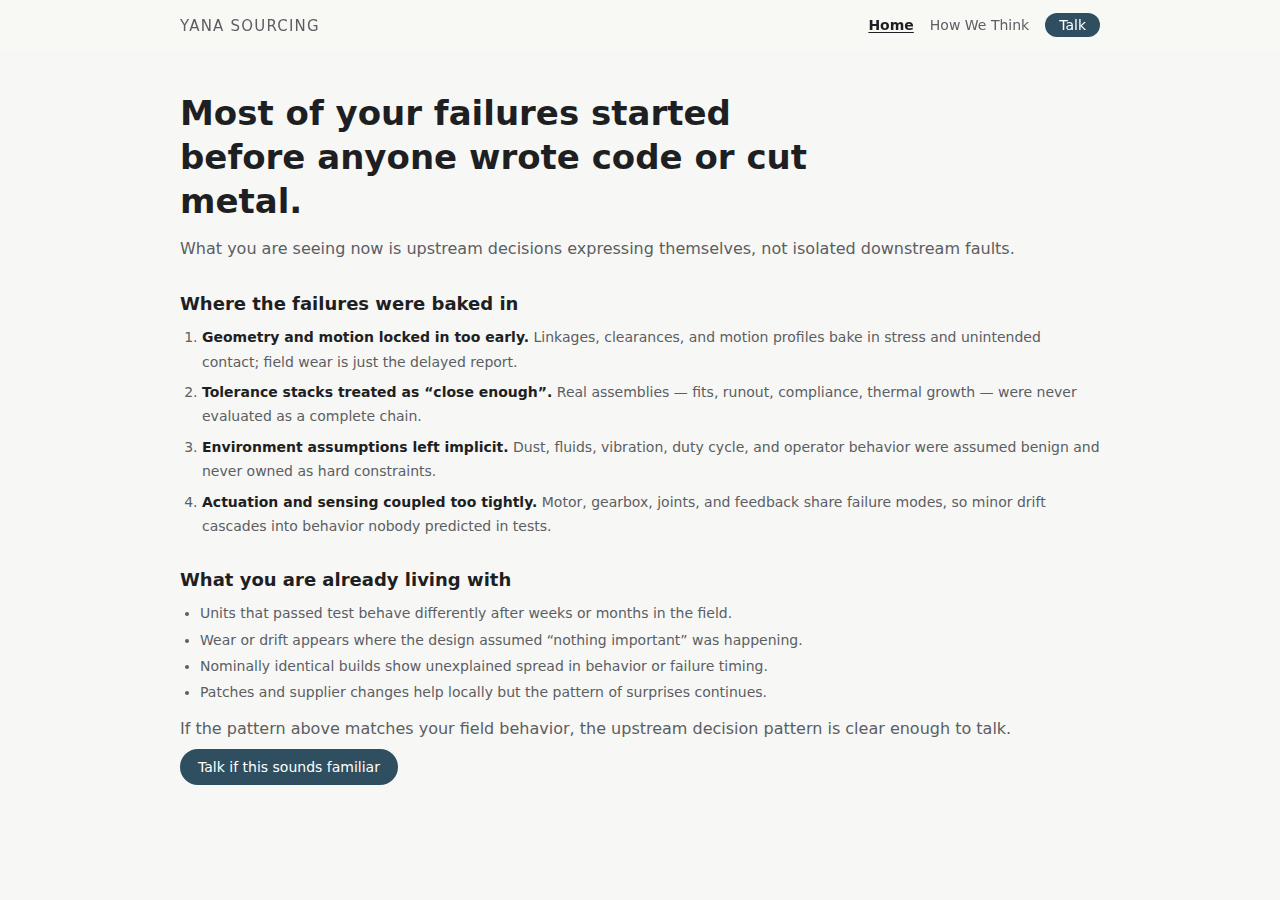
<file: index.html>
<!DOCTYPE html>
<html lang="en">
<head>
  <meta charset="UTF-8" />
  <meta name="viewport" content="width=device-width, initial-scale=1.0" />
  <title>Yana Sourcing — Upstream Engineering Risk</title>
  <meta name="description" content="Interface for engineering leaders who discovered failures only after hardware was in the field." />
  <link rel="apple-touch-icon" sizes="180x180" href="apple-touch-icon.png">
  <link rel="icon" type="image/png" sizes="32x32" href="favicon-32x32.png">
  <link rel="icon" type="image/png" sizes="16x16" href="favicon-16x16.png">
  <link rel="manifest" href="site.webmanifest">
  <link rel="shortcut icon" href="favicon.ico">
  <link rel="stylesheet" href="styles.css" />
</head>
<body>
  <header class="site-header">
    <div class="site-header-inner">
      <a href="index.html" class="site-title">Yana Sourcing</a>
      <input type="checkbox" id="nav-toggle" class="nav-toggle" />
      <label for="nav-toggle" class="nav-toggle-label">
        <span></span>
        <span></span>
        <span></span>
      </label>
      <nav class="nav">
        <a href="index.html" class="nav-link nav-link-active">Home</a>
        <a href="how-we-think.html" class="nav-link">How We Think</a>
        <a href="talk.html" class="nav-link nav-link-primary">Talk</a>
      </nav>
    </div>
  </header>

  <main class="page page-home">
    <section class="block">
      <h1 class="page-heading">Most of your failures started before anyone wrote code or cut metal.</h1>
      <p class="lead">What you are seeing now is upstream decisions expressing themselves, not isolated downstream faults.</p>
    </section>

    <section class="block">
      <h2 class="block-heading">Where the failures were baked in</h2>
      <ol class="judgment-list">
        <li>
          <span class="judgment-term">Geometry and motion locked in too early.</span>
          Linkages, clearances, and motion profiles bake in stress and unintended contact; field wear is just the delayed report.
        </li>
        <li>
          <span class="judgment-term">Tolerance stacks treated as “close enough”.</span>
          Real assemblies — fits, runout, compliance, thermal growth — were never evaluated as a complete chain.
        </li>
        <li>
          <span class="judgment-term">Environment assumptions left implicit.</span>
          Dust, fluids, vibration, duty cycle, and operator behavior were assumed benign and never owned as hard constraints.
        </li>
        <li>
          <span class="judgment-term">Actuation and sensing coupled too tightly.</span>
          Motor, gearbox, joints, and feedback share failure modes, so minor drift cascades into behavior nobody predicted in tests.
        </li>
      </ol>
    </section>

    <section class="block">
      <h2 class="block-heading">What you are already living with</h2>
      <ul class="list">
        <li>Units that passed test behave differently after weeks or months in the field.</li>
        <li>Wear or drift appears where the design assumed “nothing important” was happening.</li>
        <li>Nominally identical builds show unexplained spread in behavior or failure timing.</li>
        <li>Patches and supplier changes help locally but the pattern of surprises continues.</li>
      </ul>
      <p class="lead">
        If the pattern above matches your field behavior, the upstream decision pattern is clear enough to talk.
      </p>
      <p class="cta-inline">
        <a href="talk.html" class="button-primary">Talk if this sounds familiar</a>
      </p>
    </section>
    <section class="block">
      
    </section>
  </main>
</body>
</html>
</file>
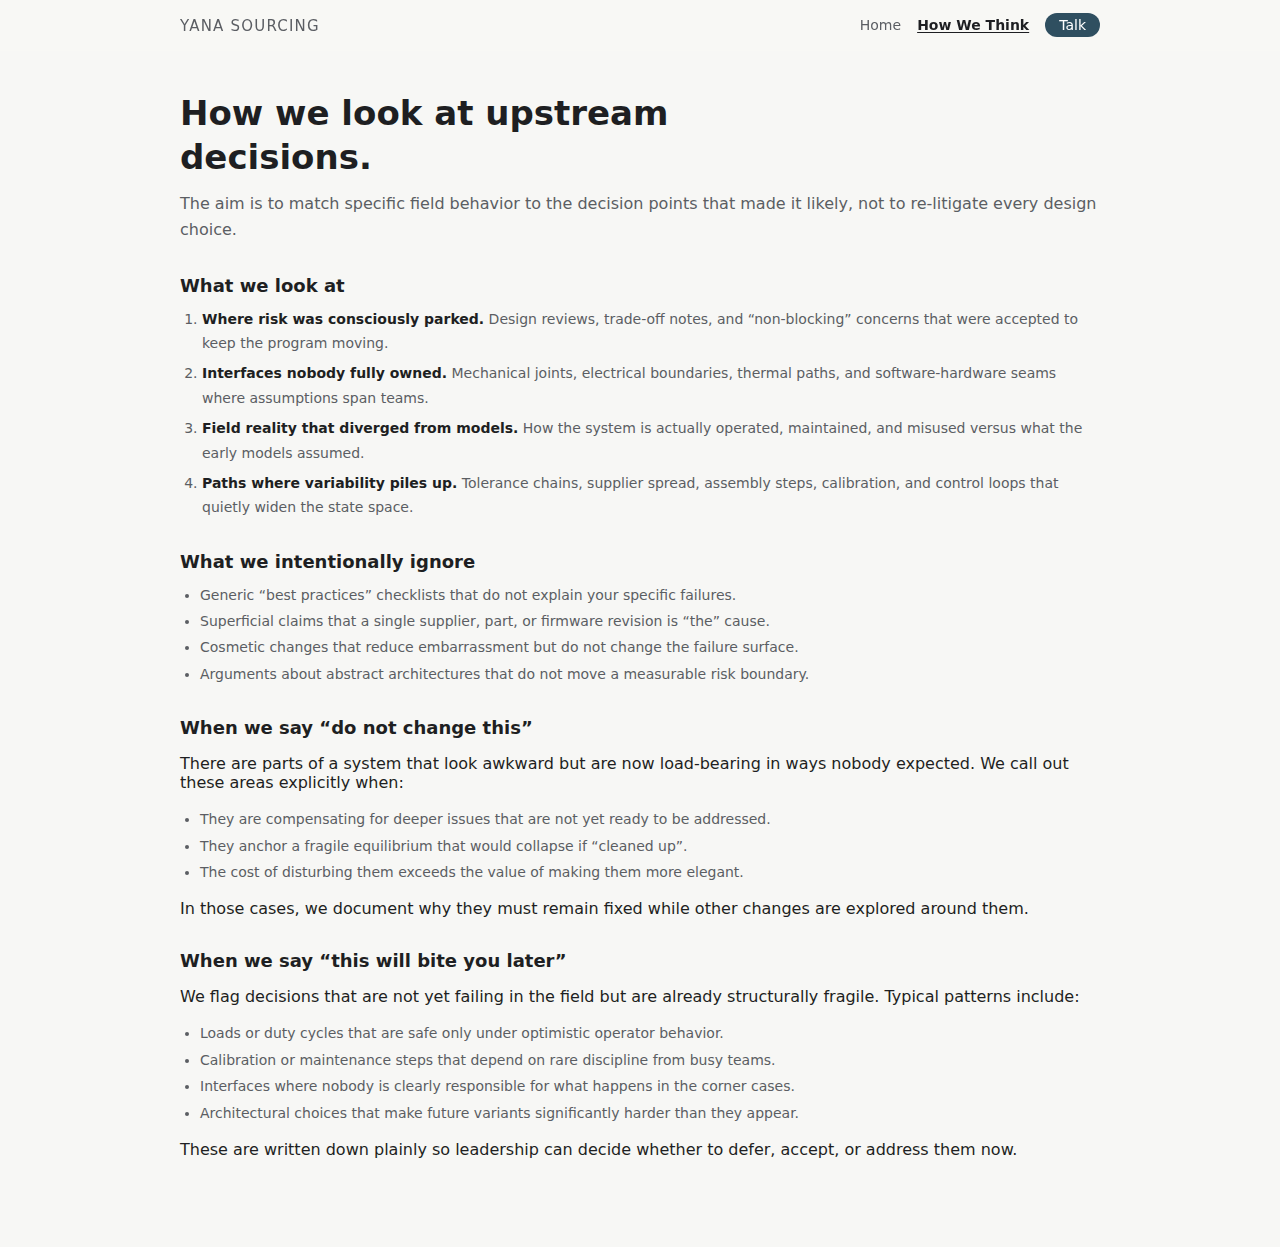
<file: how-we-think.html>
<!DOCTYPE html>
<html lang="en">
<head>
  <meta charset="UTF-8" />
  <meta name="viewport" content="width=device-width, initial-scale=1.0" />
  <title>How We Think — Yana Sourcing</title>
  <meta name="description" content="How upstream engineering risk is identified for deployed robotic and motion systems." />
  <link rel="apple-touch-icon" sizes="180x180" href="apple-touch-icon.png">
  <link rel="icon" type="image/png" sizes="32x32" href="favicon-32x32.png">
  <link rel="icon" type="image/png" sizes="16x16" href="favicon-16x16.png">
  <link rel="manifest" href="site.webmanifest">
  <link rel="shortcut icon" href="favicon.ico">
  <link rel="stylesheet" href="styles.css" />
</head>
<body>
  <header class="site-header">
    <div class="site-header-inner">
      <a href="index.html" class="site-title">Yana Sourcing</a>
      <input type="checkbox" id="nav-toggle" class="nav-toggle" />
      <label for="nav-toggle" class="nav-toggle-label">
        <span></span>
        <span></span>
        <span></span>
      </label>
      <nav class="nav">
        <a href="index.html" class="nav-link">Home</a>
        <a href="how-we-think.html" class="nav-link nav-link-active">How We Think</a>
        <a href="talk.html" class="nav-link nav-link-primary">Talk</a>
      </nav>
    </div>
  </header>

  <main class="page page-how">
    <section class="block">
      <h1 class="page-heading">How we look at upstream decisions.</h1>
      <p class="lead">
        The aim is to match specific field behavior to the decision points that made it likely, not to re-litigate every design choice.
      </p>
    </section>

    <section class="block">
      <h2 class="block-heading">What we look at</h2>
      <ol class="judgment-list">
        <li>
          <span class="judgment-term">Where risk was consciously parked.</span>
          Design reviews, trade-off notes, and “non-blocking” concerns that were accepted to keep the program moving.
        </li>
        <li>
          <span class="judgment-term">Interfaces nobody fully owned.</span>
          Mechanical joints, electrical boundaries, thermal paths, and software-hardware seams where assumptions span teams.
        </li>
        <li>
          <span class="judgment-term">Field reality that diverged from models.</span>
          How the system is actually operated, maintained, and misused versus what the early models assumed.
        </li>
        <li>
          <span class="judgment-term">Paths where variability piles up.</span>
          Tolerance chains, supplier spread, assembly steps, calibration, and control loops that quietly widen the state space.
        </li>
      </ol>
    </section>

    <section class="block">
      <h2 class="block-heading">What we intentionally ignore</h2>
      <ul class="list">
        <li>Generic “best practices” checklists that do not explain your specific failures.</li>
        <li>Superficial claims that a single supplier, part, or firmware revision is “the” cause.</li>
        <li>Cosmetic changes that reduce embarrassment but do not change the failure surface.</li>
        <li>Arguments about abstract architectures that do not move a measurable risk boundary.</li>
      </ul>
    </section>

    <section class="block">
      <h2 class="block-heading">When we say “do not change this”</h2>
      <p>
        There are parts of a system that look awkward but are now load-bearing in ways nobody expected. We call out these areas explicitly when:
      </p>
      <ul class="list">
        <li>They are compensating for deeper issues that are not yet ready to be addressed.</li>
        <li>They anchor a fragile equilibrium that would collapse if “cleaned up”.</li>
        <li>The cost of disturbing them exceeds the value of making them more elegant.</li>
      </ul>
      <p>
        In those cases, we document why they must remain fixed while other changes are explored around them.
      </p>
    </section>

    <section class="block">
      <h2 class="block-heading">When we say “this will bite you later”</h2>
      <p>
        We flag decisions that are not yet failing in the field but are already structurally fragile. Typical patterns include:
      </p>
      <ul class="list">
        <li>Loads or duty cycles that are safe only under optimistic operator behavior.</li>
        <li>Calibration or maintenance steps that depend on rare discipline from busy teams.</li>
        <li>Interfaces where nobody is clearly responsible for what happens in the corner cases.</li>
        <li>Architectural choices that make future variants significantly harder than they appear.</li>
      </ul>
      <p>
        These are written down plainly so leadership can decide whether to defer, accept, or address them now.
      </p>
    </section>
  </main>
</body>
</html>
</file>
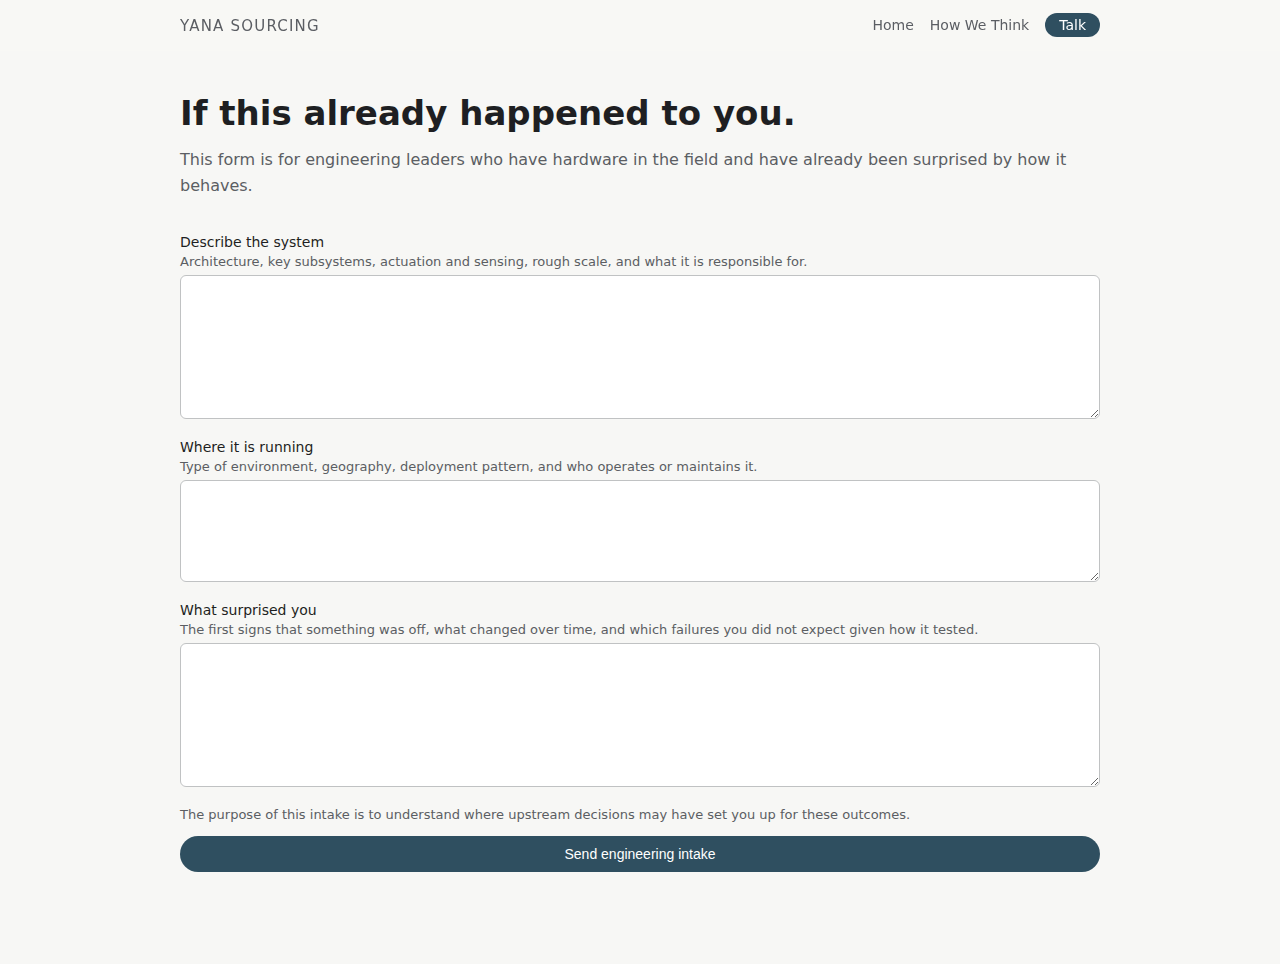
<file: talk.html>
<!DOCTYPE html>
<html lang="en">
<head>
  <meta charset="UTF-8" />
  <meta name="viewport" content="width=device-width, initial-scale=1.0" />
  <title>Talk — Yana Sourcing</title>
  <meta name="description" content="Engineering intake for teams with deployed hardware experiencing unexpected failures or drift." />
  <link rel="apple-touch-icon" sizes="180x180" href="apple-touch-icon.png">
  <link rel="icon" type="image/png" sizes="32x32" href="favicon-32x32.png">
  <link rel="icon" type="image/png" sizes="16x16" href="favicon-16x16.png">
  <link rel="manifest" href="site.webmanifest">
  <link rel="shortcut icon" href="favicon.ico">
  <link rel="stylesheet" href="styles.css" />
</head>
<body>
  <header class="site-header">
    <div class="site-header-inner">
      <a href="index.html" class="site-title">Yana Sourcing</a>
      <input type="checkbox" id="nav-toggle" class="nav-toggle" />
      <label for="nav-toggle" class="nav-toggle-label">
        <span></span>
        <span></span>
        <span></span>
      </label>
      <nav class="nav">
        <a href="index.html" class="nav-link">Home</a>
        <a href="how-we-think.html" class="nav-link">How We Think</a>
        <a href="talk.html" class="nav-link nav-link-primary">Talk</a>
      </nav>
    </div>
  </header>

  <main class="page page-talk">
    <section class="block">
      <h1 class="page-heading">If this already happened to you.</h1>
      <p class="lead">
        This form is for engineering leaders who have hardware in the field and have already been surprised by how it behaves.
      </p>
    </section>

    <section class="block">
      <form class="intake-form" method="post" action="https://formspree.io/f/mlgnjlbg">
        <input type="hidden" name="_subject" value="Yana engineering intake" />
        <div class="form-field">
          <label for="system-description">Describe the system</label>
          <p class="hint">
            Architecture, key subsystems, actuation and sensing, rough scale, and what it is responsible for.
          </p>
          <textarea id="system-description" name="system_description" rows="6" required></textarea>
        </div>

        <div class="form-field">
          <label for="system-location">Where it is running</label>
          <p class="hint">
            Type of environment, geography, deployment pattern, and who operates or maintains it.
          </p>
          <textarea id="system-location" name="system_location" rows="4" required></textarea>
        </div>

        <div class="form-field">
          <label for="system-surprises">What surprised you</label>
          <p class="hint">
            The first signs that something was off, what changed over time, and which failures you did not expect given how it tested.
          </p>
          <textarea id="system-surprises" name="system_surprises" rows="6" required></textarea>
        </div>

        <div class="form-footer">
          <p class="hint">
            The purpose of this intake is to understand where upstream decisions may have set you up for these outcomes.
          </p>
          <button type="submit" class="button-primary">Send engineering intake</button>
        </div>
      </form>
    </section>
  </main>
</body>
</html>
</file>
<file: styles.css>
:root {
  --bg: #f7f7f5;
  --text: #1e1f22;
  --muted: #5b5e63;
  --accent: #2f4f60;
  --radius-pill: 999px;
  --font-sans: system-ui, -apple-system, BlinkMacSystemFont, "Segoe UI", sans-serif;
}

*,
*::before,
*::after {
  box-sizing: border-box;
}

html,
body {
  margin: 0;
  padding: 0;
}

body {
  font-family: var(--font-sans);
  background-color: var(--bg);
  color: var(--text);
  -webkit-font-smoothing: antialiased;
}

a {
  color: inherit;
  text-decoration: none;
}

a:hover {
  text-decoration: underline;
}

.site-header {
  position: sticky;
  top: 0;
  z-index: 10;
  backdrop-filter: blur(12px);
  background: rgba(247, 247, 245, 0.9);
}

.site-header-inner {
  max-width: 960px;
  margin: 0 auto;
  padding: 14px 20px;
  display: flex;
  align-items: center;
  justify-content: space-between;
}

.site-title {
  font-size: 15px;
  letter-spacing: 0.08em;
  text-transform: uppercase;
  color: var(--muted);
  text-decoration: none;
}

.site-title:hover {
  text-decoration: none;
}

.nav-toggle {
  display: none;
}

.nav-toggle-label {
  display: none;
  flex-direction: column;
  gap: 4px;
  cursor: pointer;
  padding: 4px;
}

.nav-toggle-label span {
  width: 20px;
  height: 2px;
  background-color: var(--muted);
  transition: all 0.2s ease;
}

.nav {
  display: flex;
  gap: 16px;
}

.nav-link {
  font-size: 14px;
  color: var(--muted);
  padding: 3px 0 0 0;
}

.nav-link-active {
  color: var(--text);
  font-weight: 600;
  text-decoration: underline;
  text-underline-offset: 2px;
}

.nav-link-primary {
  display: inline-flex;
  align-items: center;
  justify-content: center;
  padding: 4px 14px;
  border-radius: var(--radius-pill);
  background-color: var(--accent);
  color: #ffffff;
  font-weight: 500;
  margin-top: -1px;
}

.nav-link-primary:hover {
  background-color: #243a46;
}

.page {
  max-width: 960px;
  margin: 0 auto;
  padding: 32px 20px 56px 20px;
}

.page-home .block:first-of-type,
.page-how .block:first-of-type,
.page-talk .block:first-of-type {
  margin-top: 8px;
}

.block {
  margin-bottom: 32px;
}

.page-heading {
  font-size: 34px;
  line-height: 1.3;
  margin: 0 0 12px 0;
  max-width: 40rem;
}

.lead {
  margin: 0;
  font-size: 16px;
  line-height: 1.6;
  color: var(--muted);
}

.block-heading {
  font-size: 18px;
  margin: 0 0 10px 0;
}

.list {
  margin: 12px 0 12px 0;
  padding-left: 20px;
  color: var(--muted);
  font-size: 14px;
  line-height: 1.6;
}

.list li + li {
  margin-top: 4px;
}

.judgment-list {
  margin: 12px 0 12px 0;
  padding-left: 22px;
  font-size: 14px;
  line-height: 1.6;
  color: var(--muted);
}

.judgment-list li + li {
  margin-top: 8px;
}

.judgment-term {
  display: inline-block;
  font-weight: 600;
  color: var(--text);
  margin-bottom: 2px;
}

.block-cta {
  padding-top: 12px;
}

.cta-text {
  margin: 0;
  font-size: 15px;
}

.cta-inline {
  margin-top: 8px;
  display: flex;
  align-items: center;
  gap: 10px;
  flex-wrap: wrap;
}

.button-primary {
  display: inline-flex;
  align-items: center;
  justify-content: center;
  padding: 10px 18px;
  border-radius: var(--radius-pill);
  border: none;
  background-color: var(--accent);
  color: var(--accent);
  font-size: 14px;
  cursor: pointer;
  color: #ffffff;
  transition: background-color 120ms ease, transform 120ms ease;
}

.button-primary:hover {
  background-color: #243a46;
  transform: translateY(-1px);
}

.button-primary:active {
  transform: translateY(0);
}

.page-talk .intake-form {
  padding: 4px 0;
}

.form-field + .form-field {
  margin-top: 16px;
}

.form-field label {
  display: block;
  font-size: 14px;
  font-weight: 500;
  margin-bottom: 4px;
}

.hint {
  margin: 0 0 6px 0;
  font-size: 13px;
  color: var(--muted);
}

textarea {
  width: 100%;
  font-family: var(--font-sans);
  font-size: 14px;
  line-height: 1.5;
  padding: 8px 9px;
  border-radius: 6px;
  border: 1px solid #c0c2c3;
  resize: vertical;
  min-height: 80px;
}

textarea:focus {
  outline: none;
  border-color: rgba(47, 79, 96, 0.75);
  background-color: #ffffff;
}

.form-footer {
  margin-top: 16px;
  display: flex;
  flex-direction: column;
  gap: 8px;
}

@media (max-width: 640px) {
  .site-header-inner {
    padding-inline: 16px;
    position: relative;
  }

  .nav-toggle-label {
    display: flex;
  }

  .nav {
    position: absolute;
    top: 100%;
    left: 0;
    right: 0;
    flex-direction: column;
    background-color: var(--bg);
    padding: 12px 20px;
    gap: 0;
    border-top: 1px solid rgba(0, 0, 0, 0.05);
    max-height: 0;
    overflow: hidden;
    transition: max-height 0.3s ease, padding 0.3s ease;
  }

  .nav-toggle:checked ~ .nav {
    max-height: 300px;
    padding: 12px 20px;
  }

  .nav-link {
    padding: 10px 0;
    border-bottom: 1px solid rgba(0, 0, 0, 0.03);
  }

  .nav-link:last-child {
    border-bottom: none;
  }

  .nav-link-primary {
    border-top: 1px solid rgba(0, 0, 0, 0.08);
    margin-top: 8px;
    padding-top: 14px;
  }

  .nav-toggle:checked + .nav-toggle-label span:nth-child(1) {
    transform: rotate(45deg) translate(5px, 5px);
  }

  .nav-toggle:checked + .nav-toggle-label span:nth-child(2) {
    opacity: 0;
  }

  .nav-toggle:checked + .nav-toggle-label span:nth-child(3) {
    transform: rotate(-45deg) translate(7px, -6px);
  }

  .page {
    padding-inline: 16px;
  }

  .page-heading {
    font-size: 26px;
  }
}
</file>
